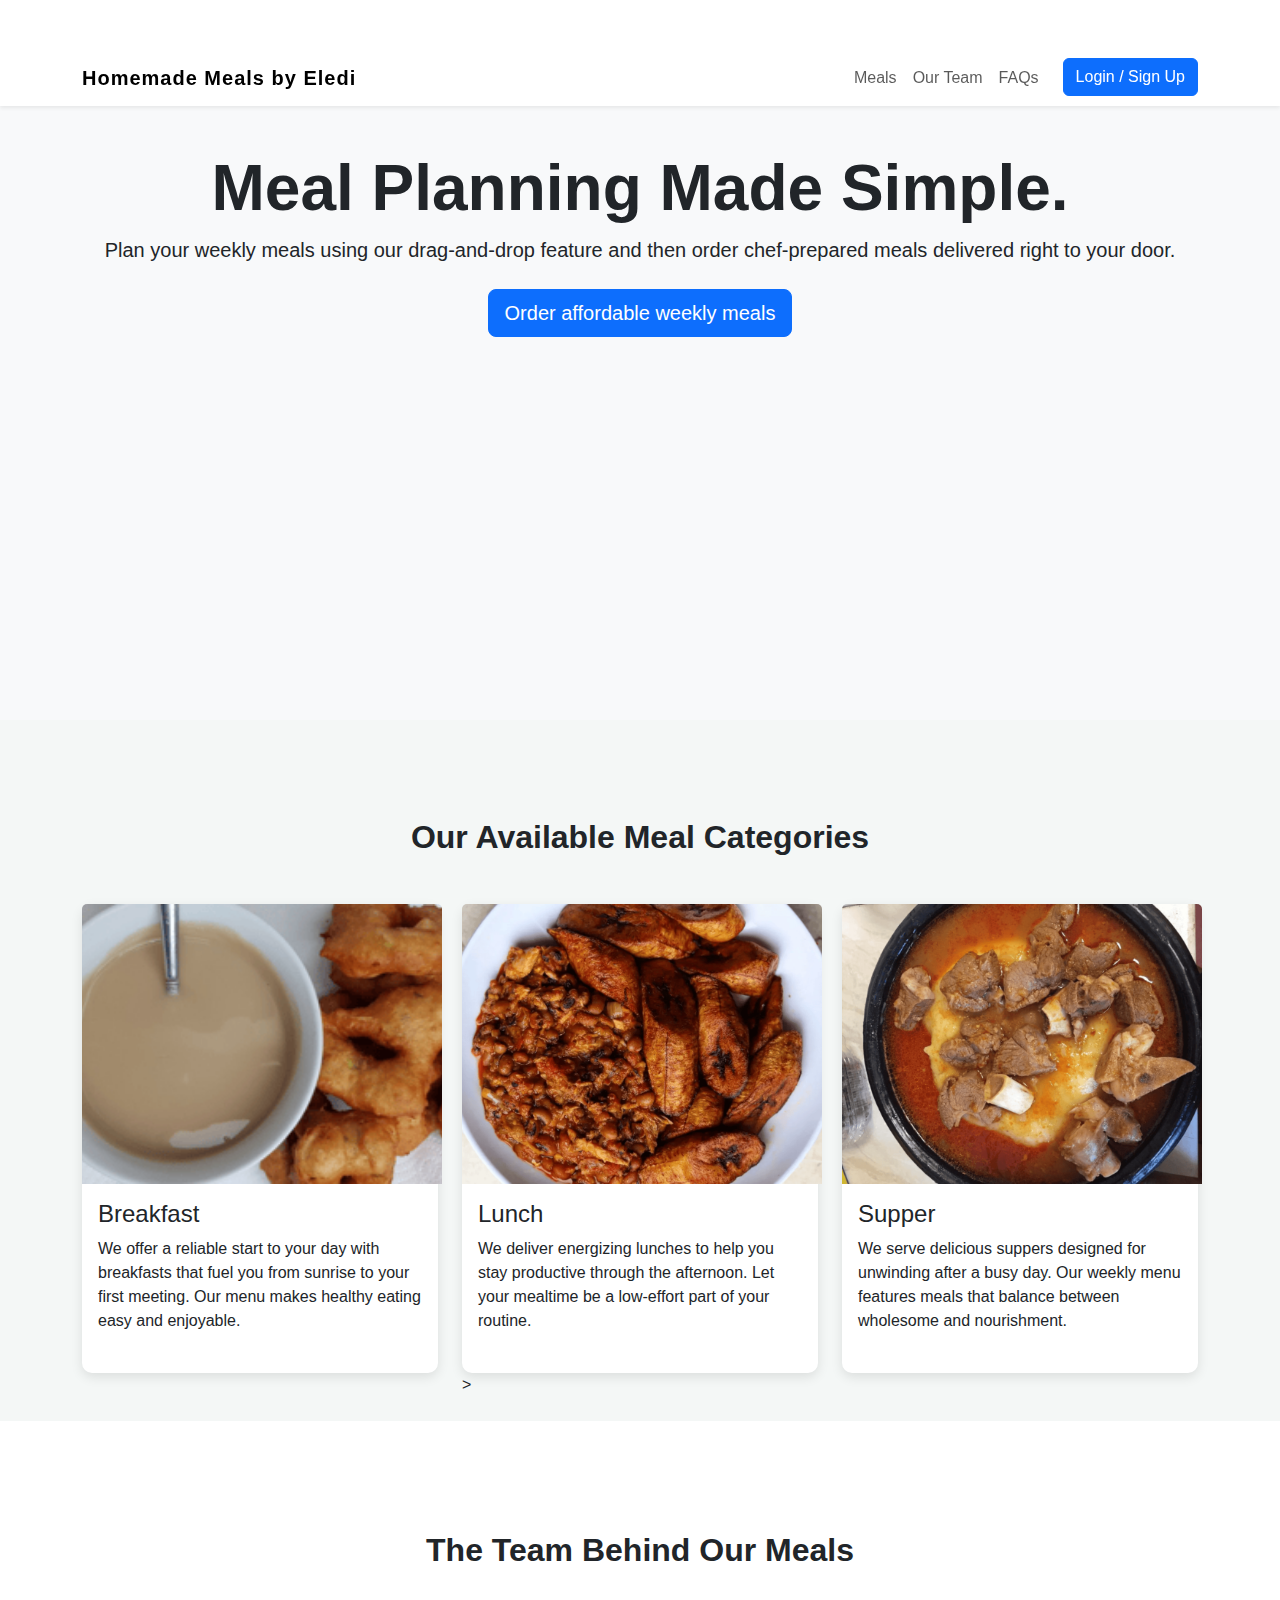
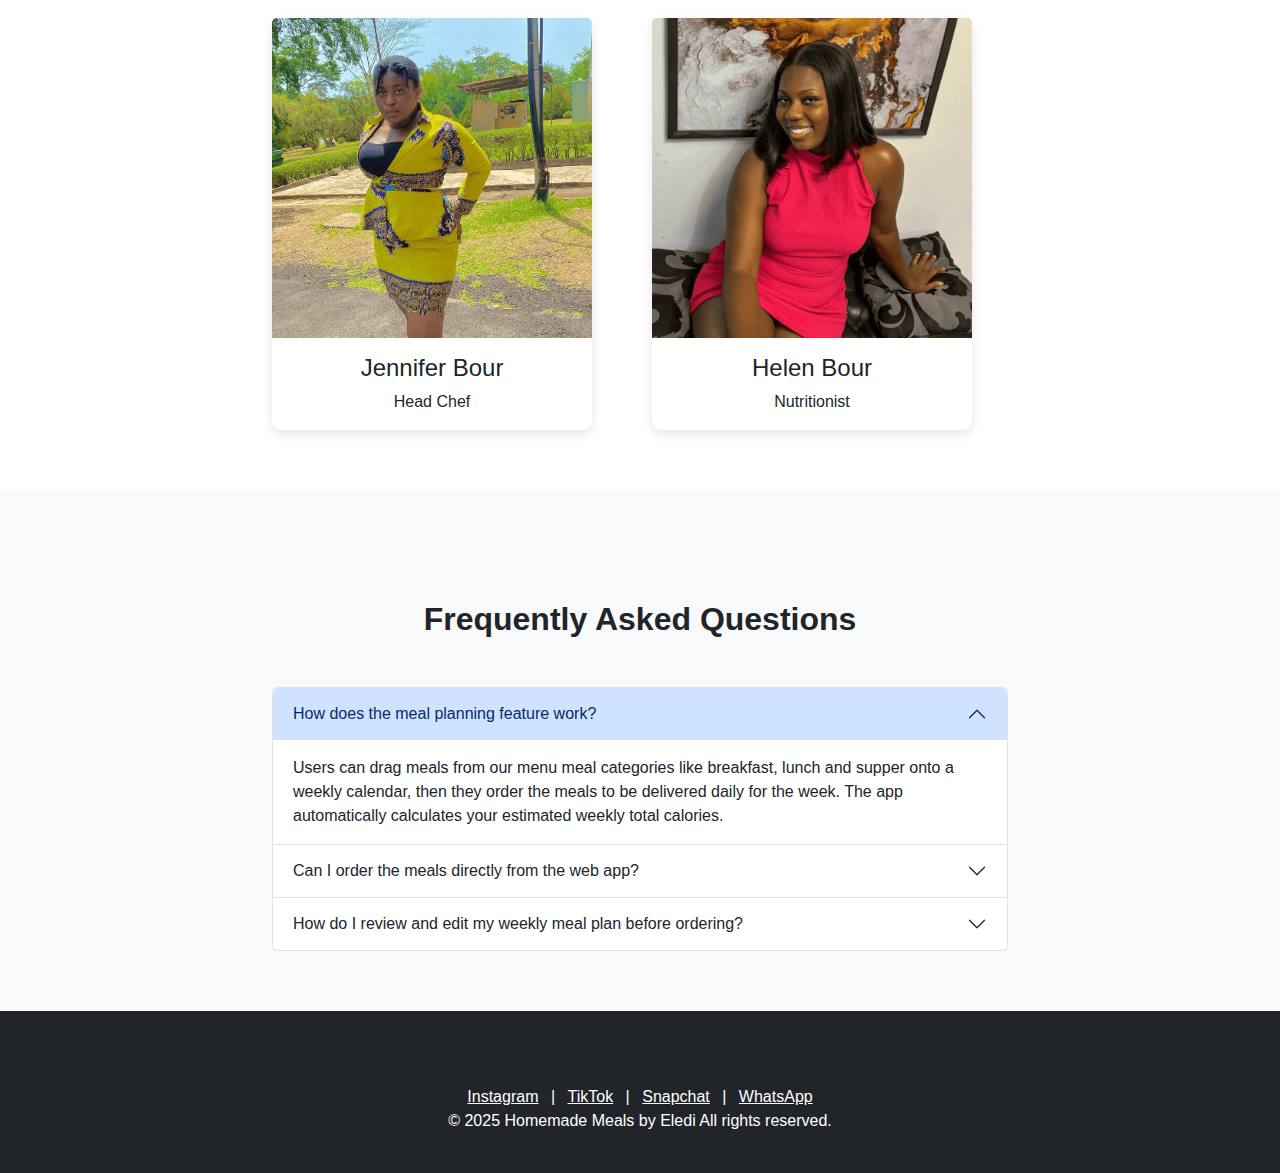
<file: index.html>
<!DOCTYPE html>
<html lang="en">
<head>
    <meta charset="UTF-8">
    <meta name="viewport" content="width=device-width, initial-scale=1.0">
    <title>Homemade Meals by Eledi - Your Weekly Nutritious Meal Planner & Food Ordering web App</title>
    <link rel="stylesheet" href="css/bootstrap.min.css">
    <link rel="stylesheet" href="css/style.css">
    <link rel="shortcut icon" href="/favicon.ico" type="image/x-icon">
<link rel="icon" href="/favicon.ico" type="image/x-icon">
</head>
<body>

    <nav class="navbar navbar-expand-lg navbar-light bg-white shadow-sm fixed-top">
        <div class="container">
            <a class="navbar-brand fw-bold" href="#">Homemade Meals by Eledi</a>
            <button class="navbar-toggler" type="button" data-bs-toggle="collapse" data-bs-target="#navbarNav" aria-controls="navbarNav" aria-expanded="false" aria-label="Toggle navigation">
                <span class="navbar-toggler-icon"></span>
            </button>
            <div class="collapse navbar-collapse" id="navbarNav">
                <ul class="navbar-nav ms-auto">
                    <li class="nav-item">
                        <a class="nav-link" href="#categories">Meals</a>
                    </li>
                    <li class="nav-item">
                        <a class="nav-link" href="#team">Our Team</a>
                    </li>
                    <li class="nav-item">
                        <a class="nav-link" href="#faq">FAQs</a>
                    </li>
                    <li class="nav-item">
                        <button class="btn btn-primary ms-lg-3" data-bs-toggle="modal" data-bs-target="#authModal">
                            Login / Sign Up
                        </button>
                    </li>
                </ul>
            </div>
        </div>
    </nav>

        <main data-bs-spy="scroll" data-bs-target="#navbarNav" data-bs-smooth-scroll="true" tabindex="0">
        
        <section id="hero" class="text-center bg-light">
            <div class="container">
                <h1 class="display-3 fw-bold">Meal Planning Made Simple.</h1>
                <p class="lead mb-4">Plan your weekly meals using our drag-and-drop feature and then order chef-prepared meals delivered right to your door.</p>
                <button class="btn btn-lg btn-primary" data-bs-toggle="modal" data-bs-target="#authModal">
                    Order affordable weekly meals
                </button>
            </div>
        </section>

        <section id="categories" class="py-5">
            <div class="container">
                <h2 class="text-center mb-5 fw-bold">Our Available Meal Categories</h2>
                <div class="row row-cols-1 row-cols-md-3 g-4">
                    <div class="col-md-4">
                        <div class="card h-100">
                            <img class="card-img-top" style="width:360px;  height:280px; object-fit: cover" src="img/breakfast.png" alt="img/breakfast.png">
                             <div class="card-body">
                                <h4 class="card-title">Breakfast</h4>
                                <p class="card-text">We offer a reliable start to your day with breakfasts that fuel you from sunrise to your first meeting. Our menu makes healthy eating easy and enjoyable.</p>
                            </div>
                        </div>
                    </div>
                    <div class="col-md-4">
                        <div class="card h-100">
                            <img class="card-img-top" style="width:360px;  height:280px; object-fit: cover" src="img/lunch.png" alt="lunch.png">
                             <div class="card-body">
                                <h4 class="card-title">Lunch</h4>
                                <p class="card-text">We deliver energizing lunches to help you stay productive through the afternoon. Let your mealtime be a low-effort part of your routine.</p>
                            </div>
                        </div>>
                    </div>
                    <div class="col-md-4">
                        <div class="card h-100">
                            <img class="card-img-top" style="width:360px;  height:280px; object-fit: cover" src="img/supper.png" alt="supper.png">
                             <div class="card-body">
                                <h4 class="card-title">Supper</h4>
                                <p class="card-text">We serve delicious suppers designed for unwinding after a busy day. Our weekly menu features meals that balance between wholesome and nourishment.</p>
                            </div>
                        </div>
                    </div>
                </div>
            </div>
        </section>


        <section id="team" class="bg-white">
            <div class="container text-center">
                <h2 class="mb-5 fw-bold">The Team Behind Our Meals</h2>
                <div class="row justify-content-center">
                    <div class="col-md-4">
                       <div class="card" style="width:320px">
                            <img class="card-img-top" src="img/jennifer-bour.png" alt="jennifer-bour.png" style="width:100%">
                             <div class="card-body">
                                <h4 class="card-title">Jennifer Bour</h4>
                                <p class="card-text">Head Chef</p>
                            </div>
                        </div>
                    </div>
                    <div class="col-md-4">
                        <div class="card" style="width:320px">
                            <img class="card-img-top" src="img/helen-bour.png" alt="helen-bour.png" style="width:100%">
                             <div class="card-body">
                                <h4 class="card-title">Helen Bour</h4>
                                <p class="card-text">Nutritionist</p>
                            </div>
                        </div>
                    </div>
                </div>
            </div>
        </section>

        <section id="faq" class="bg-light">
            <div class="container">
                <h2 class="text-center mb-5 fw-bold">Frequently Asked Questions</h2>
                <div class="row justify-content-center">
                    <div class="col-md-8">
                        <div class="accordion" id="faqAccordion">
                            <div class="accordion-item">
                                <h2 class="accordion-header" id="headingOne">
                                    <button class="accordion-button" type="button" data-bs-toggle="collapse" data-bs-target="#collapseOne" aria-expanded="true" aria-controls="collapseOne">
                                        How does the meal planning feature work?
                                    </button>
                                </h2>
                                <div id="collapseOne" class="accordion-collapse collapse show" aria-labelledby="headingOne" data-bs-parent="#faqAccordion">
                                    <div class="accordion-body">
                                        Users can drag meals from our menu meal categories like breakfast, lunch and supper onto a weekly calendar, then they order the meals to be delivered daily for the week. The app automatically calculates your estimated weekly total calories.
                                    </div>
                                </div>
                            </div>
                            <div class="accordion-item">
                                <h2 class="accordion-header" id="headingTwo">
                                    <button class="accordion-button collapsed" type="button" data-bs-toggle="collapse" data-bs-target="#collapseTwo" aria-expanded="false" aria-controls="collapseTwo">
                                        Can I order the meals directly from the web app?
                                    </button>
                                </h2>
                                <div id="collapseTwo" class="accordion-collapse collapse" aria-labelledby="headingTwo" data-bs-parent="#faqAccordion">
                                    <div class="accordion-body">
                                        Yes. After you create your weekly meal plan, you can purchase chef-prepared meals in bulk directly through the integrated cart on your dashboard.
                                    </div>
                                </div>
                            </div>
                            <div class="accordion-item">
                                <h2 class="accordion-header" id="headingThree">
                                    <button class="accordion-button collapsed" type="button" data-bs-toggle="collapse" data-bs-target="#collapseThree" aria-expanded="false" aria-controls="collapseThree">
                                        How do I review and edit my weekly meal plan before ordering?
                                    </button>
                                </h2>
                                <div id="collapseThree" class="accordion-collapse collapse" aria-labelledby="headingThree" data-bs-parent="#faqAccordion">
                                    <div class="accordion-body">
                                        You can save your weekly meal plan as a draft, review it and swap meals to adjust the weekly total calories before finalizing the order.
                                    </div>
                                </div>
                            </div>
                        </div>
                    </div>
                </div>
            </div>
        </section>
    </main>

    <footer class="bg-dark text-white py-4">
        <div class="container text-center">
           
            <div class="social-links">
                <a href="https://instagram.com/homemade_meals25" class="text-white mx-2">Instagram</a> | 
                <a href="https://www.tiktok.com/@homemade_meals25" class="text-white mx-2">TikTok</a> | 
                <a href="https://www.snapchat.com/add/homemade_meals" class="text-white mx-2">Snapchat</a> |  
                <a href="https://wa.me/233536298793" class="text-white mx-2">WhatsApp</a>
            </div>
            <div>
                <p>&copy; 2025 Homemade Meals by Eledi All rights reserved.</p>
            </div>
        </div>
    </footer>


    <div class="modal fade" id="authModal" tabindex="-1" aria-labelledby="authModalLabel" aria-hidden="true">
        <div class="modal-dialog modal-dialog-centered">
            <div class="modal-content">
                <div class="modal-header">
                    <h5 class="modal-title" id="authModalLabel">Access Your Account</h5>
                    <button type="button" class="btn-close" data-bs-dismiss="modal" aria-label="Close"></button>
                </div>
                <div class="modal-body">
                    <ul class="nav nav-tabs mb-3" id="authTab" role="tablist">
                        <li class="nav-item" role="presentation">
                            <button class="nav-link active" id="login-tab" data-bs-toggle="tab" data-bs-target="#login" type="button" role="tab" aria-controls="login" aria-selected="true">Login</button>
                        </li>
                        <li class="nav-item" role="presentation">
                            <button class="nav-link" id="signup-tab" data-bs-toggle="tab" data-bs-target="#signup" type="button" role="tab" aria-controls="signup" aria-selected="false">Sign Up</button>
                        </li>
                    </ul>

                    <div class="tab-content" id="authTabContent">
                        <div class="tab-pane fade show active" id="login" role="tabpanel" aria-labelledby="login-tab">
                            <form id="login-form-modal">
                                <div class="mb-3">
                                    <label for="login-role" class="form-label">Account Type</label>
                                    <select class="form-select" id="login-role" required>
                                        <option value="customer" selected>Customer</option>
                                        <option value="admin">Admin</option>
                                    </select>
                                </div>
                                <div class="mb-3">
                                    <label for="login-username" class="form-label">Username</label>
                                    <input type="text" class="form-control" id="login-username" required>
                                </div>
                                <div class="mb-3">
                                    <label for="login-password" class="form-label">Password</label>
                                    <input type="password" class="form-control" id="login-password" required>
                                </div>
                                <button type="submit" class="btn btn-primary w-100">Log In</button>
                                <p id="login-message" class="text-danger mt-3 d-none text-center">Invalid credentials or account type.</p>
                            </form>
                        </div>

                        <div class="tab-pane fade" id="signup" role="tabpanel" aria-labelledby="signup-tab">
                            <form id="signup-form-modal">
                                <div class="mb-3">
                                    <label for="signup-role" class="form-label">Account Type</label>
                                    <select class="form-select" id="signup-role" required>
                                        <option value="customer" selected>Customer</option>
                                        <option value="admin">Admin</option>
                                    </select>
                                </div>
                                <div class="mb-3">
                                    <label for="signup-username" class="form-label">New Username</label>
                                    <input type="text" class="form-control" id="signup-username" required>
                                </div>
                                <div class="mb-3">
                                    <label for="signup-password" class="form-label">Password</label>
                                    <input type="password" class="form-control" id="signup-password" required>
                                </div>
                                <button type="submit" class="btn btn-success w-100">Create Account</button>
                                <p id="signup-message" class="text-danger mt-3 d-none text-center">Username already exists.</p>
                                <p id="signup-success" class="text-success mt-3 d-none text-center">Account created! Please log in.</p>
                            </form>
                        </div>
                    </div>
                </div>
            </div>
        </div>
    </div>


    <script src="js/db.js"></script>
    <script src="js/bootstrap.min.js"></script> <script src="js/app.js"></script> 
</body>
</html>
</file>
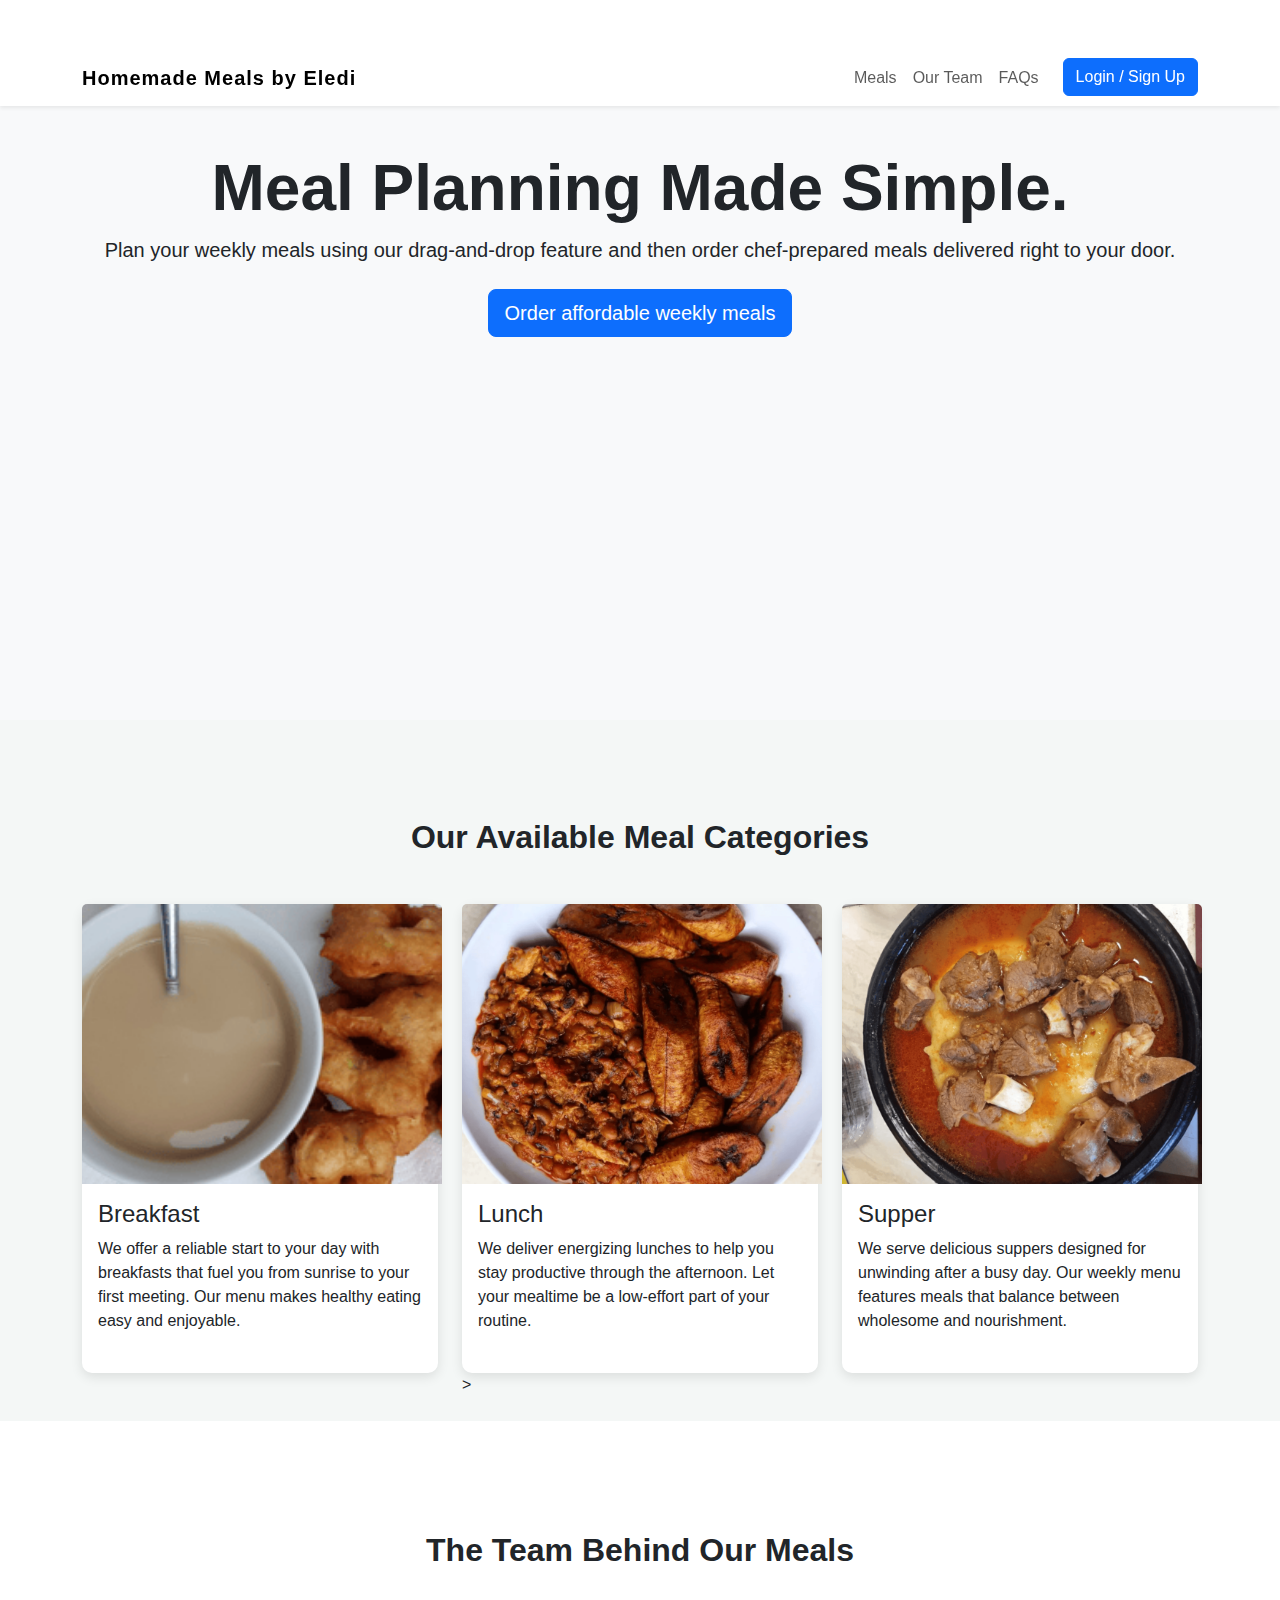
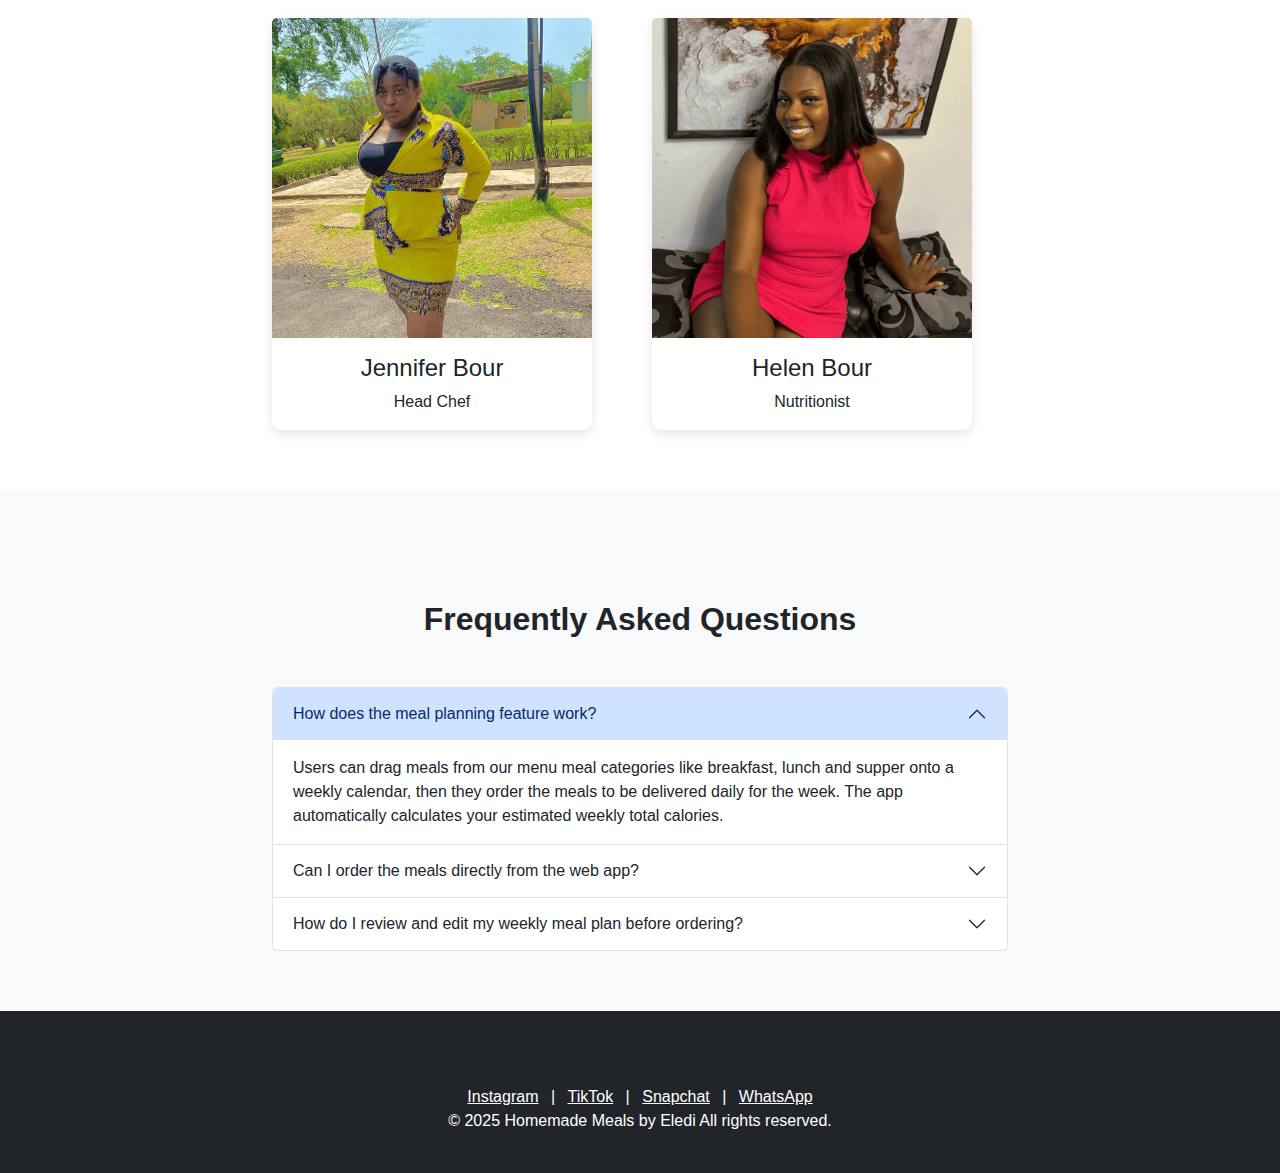
<file: admin-dashboard.html>
<!DOCTYPE html>
<html lang="en">
<head>
    <meta charset="UTF-8">
    <title>Admin Dashboard - Product Management</title>
    <link rel="stylesheet" href="css/bootstrap.min.css">
    <link rel="stylesheet" href="css/style.css">
</head>
<body>
    <nav class="navbar navbar-expand-lg navbar-light bg-light">
        <div class="container">
            <a class="navbar-brand" href="#">Admin Panel</a>
            <button class="btn btn-outline-danger" onclick="logout()">Logout</button>
        </div>
    </nav>

    <div class="container mt-4">
        <h2>🍽️ Prepared Meal Management</h2>
        
        <div class="card mb-4">
            <div class="card-header bg-secondary text-white">Add/Edit Meal</div>
            <div class="card-body">
                <form id="add-meal-form" class="row g-3">
                    <input type="hidden" id="meal-id-edit">
                    <div class="col-md-4">
                        <label for="meal-name" class="form-label">Name</label>
                        <input type="text" class="form-control" id="meal-name" required>
                    </div>
                    <div class="col-md-2">
                        <label for="meal-calories" class="form-label">Calories</label>
                        <input type="number" class="form-control" id="meal-calories" required>
                    </div>
                    <div class="col-md-2">
                        <label for="meal-price" class="form-label">Price ($)</label>
                        <input type="number" step="0.01" class="form-control" id="meal-price" required>
                    </div>
                    <div class="col-md-4 d-flex align-items-end">
                        <button type="submit" class="btn btn-success w-100" id="meal-form-btn">Add Meal</button>
                    </div>
                </form>
            </div>
        </div>

        <hr>

        <h2 class="mt-4">📋 Weekly Menu Planner</h2>
        <div class="row mb-4">
            <div class="col-md-4">
                <div class="card">
                    <div class="card-header bg-dark text-white">
                        **Available Inventory (Drag Items)**
                    </div>
                    <ul class="list-group list-group-flush" id="admin-inventory-draggable">
                        </ul>
                </div>
            </div>

            <div class="col-md-8">
                <div class="card">
                    <div class="card-header bg-info text-dark">
                        **Current Weekly Menu (Drop Meals)**
                    </div>
                    <div class="card-body">
                        <form id="admin-menu-form">
                            <div id="admin-weekly-menu">
                                </div>
                            <button type="submit" class="btn btn-primary w-100 mt-3">
                                Save & Publish Weekly Menu
                            </button>
                            <p class="text-success mt-2 d-none" id="menu-save-msg">Menu saved!</p>
                        </form>
                    </div>
                </div>
            </div>
        </div>

        <hr>
        
        <div class="row">
            <div class="col-md-6">
                <h3>Current Meal Inventory</h3>
                <ul class="list-group" id="meal-inventory-list">
                    </ul>
            </div>
            <div class="col-md-6">
                <h3>🗓️ Customer Weekly Meal Plans</h3>
                <ul class="list-group" id="customer-plans-list">
                    </ul>
            </div>
        </div>
        
        <hr>
        
        <div class="row mt-4">
            <div class="col-12">
                <h3>📦 Recent Customer Orders</h3>
                <ul class="list-group" id="recent-orders-list">
                    </ul>
            </div>
        </div>
    </div>

    <script src="js/db.js"></script>
    <script src="js/app.js"></script>
    <script src="js/bootstrap.min.js"></script>
</body>
</html>
</file>
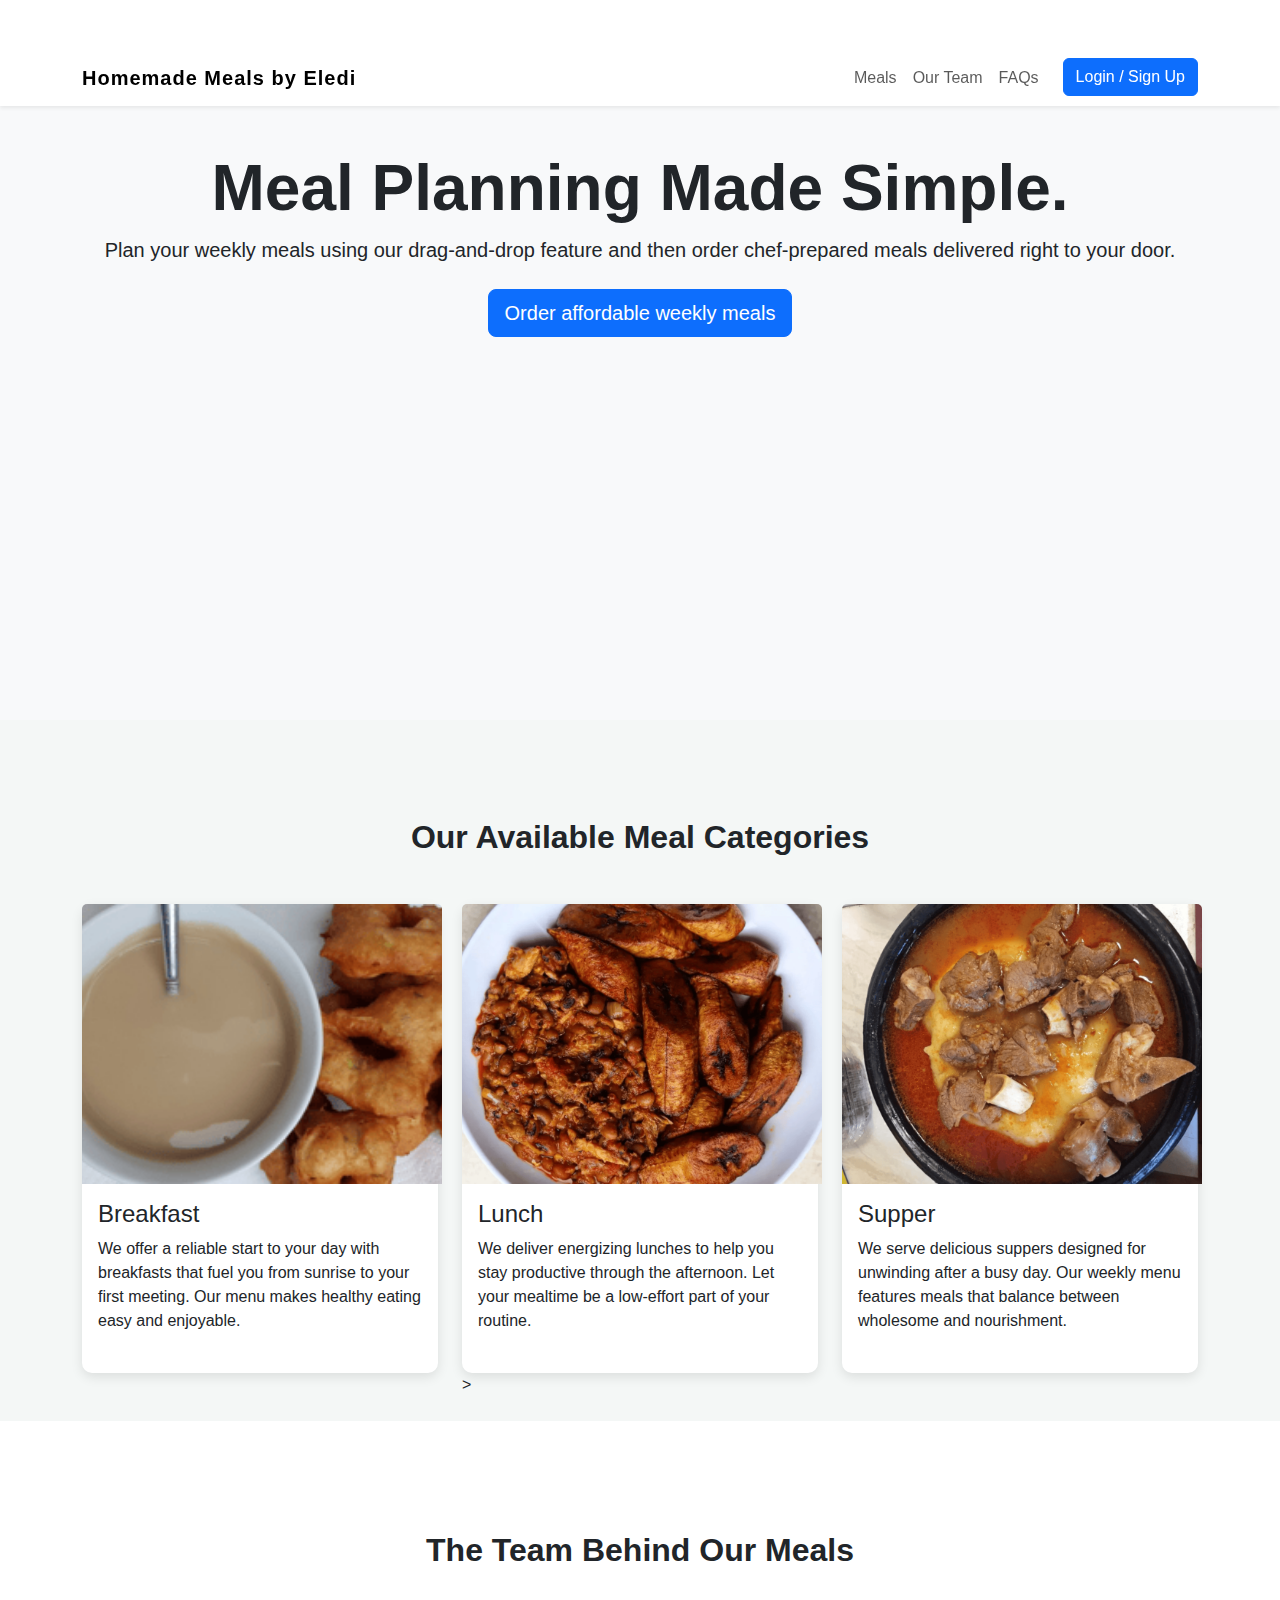
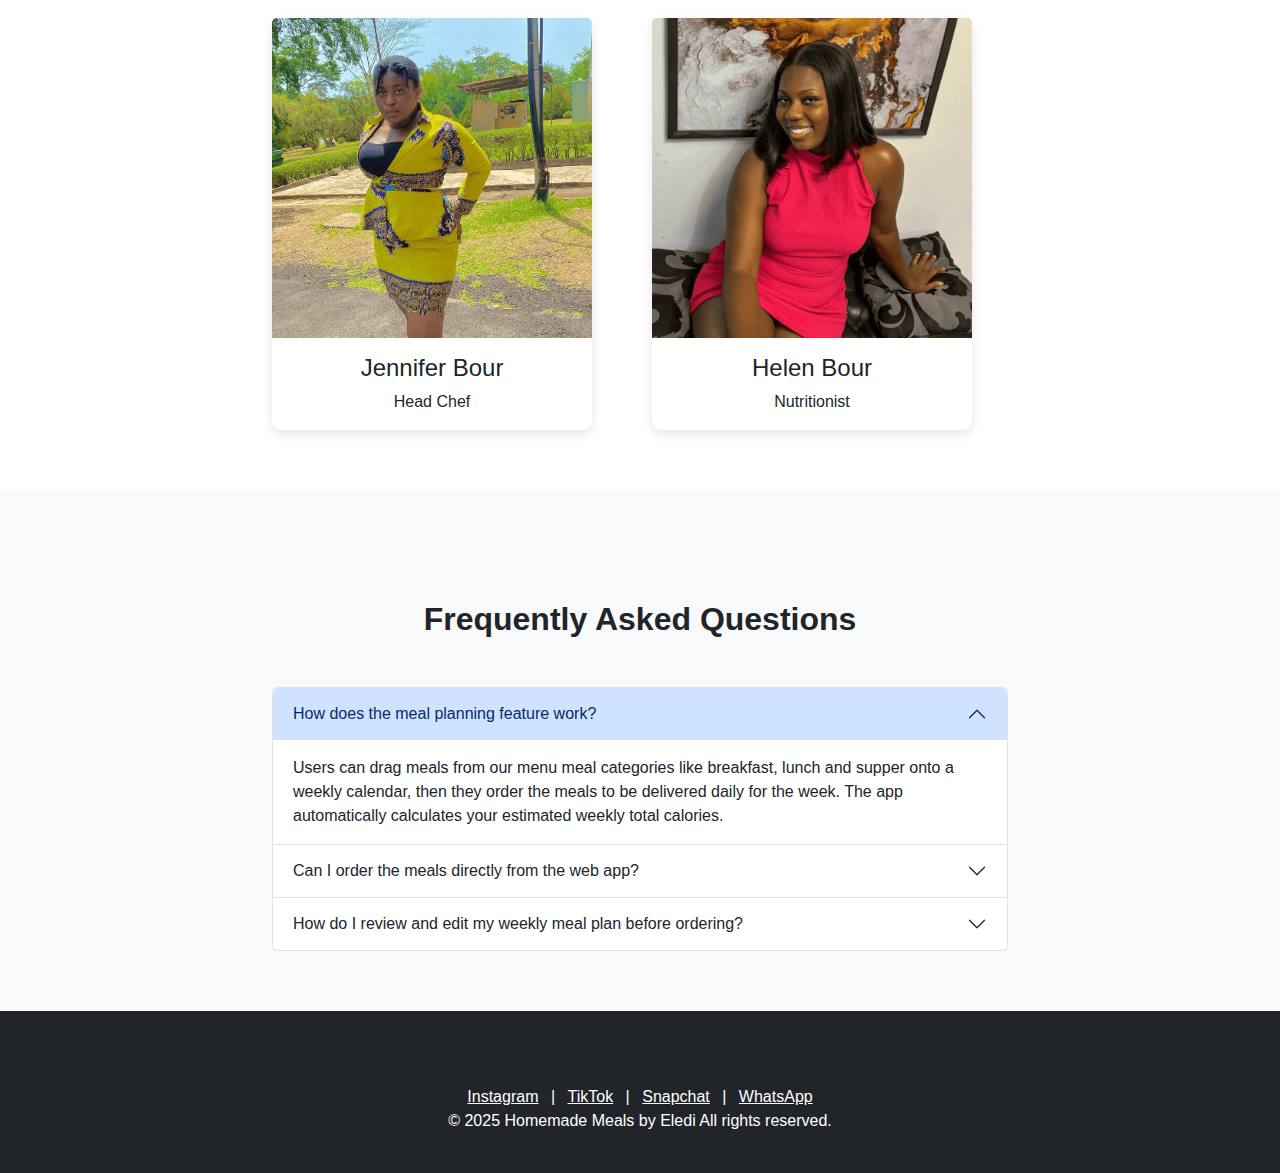
<file: customer-dashboard.html>
<!DOCTYPE html>
<html lang="en">
<head>
    <meta charset="UTF-8">
    <title>Customer Dashboard - Meal Planning</title>
    <link rel="stylesheet" href="css/bootstrap.min.css">
    <link rel="stylesheet" href="css/style.css">
</head>
<body>
    <nav class="navbar navbar-expand-lg navbar-dark bg-dark">
        <div class="container">
            <a class="navbar-brand" href="#">My Planner</a>
            <span class="navbar-text me-auto text-light">Welcome, <span id="customer-name">User</span>!</span>
            <button class="btn btn-outline-light" onclick="logout()">Logout</button>
        </div>
    </nav>

    <div class="container mt-4">
        <h2>Weekly Meal Selection & Ordering</h2>

        <div class="row">
            <div class="col-md-3">
                <div class="card mb-4">
                    <div class="card-header bg-primary text-white">
                        🍽️ **Available Meals (Drag these)**
                    </div>
                    <div class="card-body p-0">
                        <ul class="list-group list-group-flush" id="available-meals-list">
                            <li class="list-group-item text-muted">Loading meals...</li>
                        </ul>
                    </div>
                </div>
            </div>

            <div class="col-md-5">
                <div class="card">
                    <div class="card-header bg-success text-white">
                        🗓️ **Your Weekly Meal Plan (Drop Meals Here)**
                    </div>
                    <div class="card-body p-0">
                        <div id="weekly-planner" class="list-group list-group-flush">
                            <div class="list-group-item">
                                <h5 class="mb-1">Monday</h5>
                                <ul class="meal-drop-zone" data-day="Monday"></ul>
                            </div>
                            <div class="list-group-item">
                                <h5 class="mb-1">Tuesday</h5>
                                <ul class="meal-drop-zone" data-day="Tuesday"></ul>
                            </div>
                            <div class="list-group-item">
                                <h5 class="mb-1">Wednesday</h5>
                                <ul class="meal-drop-zone" data-day="Wednesday"></ul>
                            </div>
                            <div class="list-group-item">
                                <h5 class="mb-1">Thursday</h5>
                                <ul class="meal-drop-zone" data-day="Thursday"></ul>
                            </div>
                            <div class="list-group-item">
                                <h5 class="mb-1">Friday</h5>
                                <ul class="meal-drop-zone" data-day="Friday"></ul>
                            </div>
                            <div class="list-group-item">
                                <h5 class="mb-1">Saturday</h5>
                                <ul class="meal-drop-zone" data-day="Saturday"></ul>
                            </div>
                            <div class="list-group-item">
                                <h5 class="mb-1">Sunday</h5>
                                <ul class="meal-drop-zone" data-day="Sunday"></ul>
                            </div>
                        </div>
                    </div>
                    <div class="card-footer">
                        <div id="nutrition-summary">
                            </div>
                    </div>
                </div>
            </div>

            <div class="col-md-4">
                <div class="card">
                    <div class="card-header bg-warning text-dark">
                        Bulk Ordering Cart
                    </div>
                    <div class="card-body">
                        <ul class="list-group mb-3" id="cart-list">
                            <li class="list-group-item text-muted">Cart is empty.</li>
                        </ul>
                        <p class="h5">Total: $<span id="cart-total">0.00</span></p>
                        <button class="btn btn-warning w-100" onclick="placeOrder()">Place Bulk Order</button>
                        <p class="text-success mt-2 d-none" id="order-success-msg">Order placed successfully!</p>
                    </div>
                </div>
            </div>
        </div>
    </div>

    <script src="js/db.js"></script>
    <script src="js/app.js"></script>
    <script src="js/bootstrap.min.js"></script>
</body>
</html>
</file>
<file: css/style.css>
/* css/style.css */

/* --- General & Typography --- */
body {
    background-color: #f4f7f6; /* Light background for the app */
    font-family: Arial, sans-serif;
}

/* --- Index/Login Page Specifics --- */
/* Center the login form vertically and horizontally on the public page */
.container {
    padding-top: 50px;
}

#login-form {
    max-width: 400px;
    margin: auto;
}

/* Enhancing the card shadow */
.card {
    border: none;
    border-radius: 10px;
    box-shadow: 0 4px 12px rgba(0, 0, 0, 0.1);
}

/* --- Dashboard Specifics --- */
.navbar-brand {
    font-weight: bold;
    letter-spacing: 1px;
}

/* Styling for list items that are clickable/interactive */
.list-group-item {
    transition: background-color 0.2s;
}

/* Highlight available meals to make them look clickable (Customer) */
#available-meals-list .list-group-item:hover {
    background-color: #e9ecef;
    cursor: grab; /* Indicates dragging ability */
}

/* Styling the dashboard headers */
.card-header.bg-primary {
    background-color: #007bff !important;
}
.card-header.bg-success {
    background-color: #28a745 !important;
}
.card-header.bg-warning {
    background-color: #ffc107 !important;
}

/* Ensuring table content is clean */
#weekly-plan-table-body td {
    vertical-align: middle;
}

/* --- Drag and Drop Styles (Customer Planner) --- */
.meal-drop-zone {
    min-height: 50px;
    padding: 5px;
    list-style: none;
    border-top: 1px solid #dee2e6;
}

/* --- Admin Planner Drop Zone Styles --- */
.admin-menu-drop-zone {
    min-height: 100px;
    border: 2px dashed #999;
    padding: 10px;
    border-radius: 5px;
    margin-bottom: 10px;
    transition: background-color 0.2s;
}

.admin-menu-drop-zone.drag-over {
    background-color: #ffe0b2; /* Light orange feedback */
    border-color: #ff9800;
}

/* Center the modal content, especially on small screens */
.modal-content {
    border-radius: 10px;
}

/* Landing Page Hero and Sections */
#hero {
    min-height: 80vh;
    padding-top: 100px;
    padding-bottom: 50px;
    background-color: #f8f9fa; /* Light background for contrast */
}

.meal-category-card {
    cursor: pointer;
    overflow: hidden;
    border: none;
    transition: transform 0.3s;
}

.meal-category-card:hover {
    transform: translateY(-5px);
    box-shadow: 0 8px 20px rgba(0, 0, 0, 0.1);
}

.meal-category-card img {
    height: 200px;
    object-fit: cover;
}

#team, #faq {
    padding: 60px 0;
}
</file>
